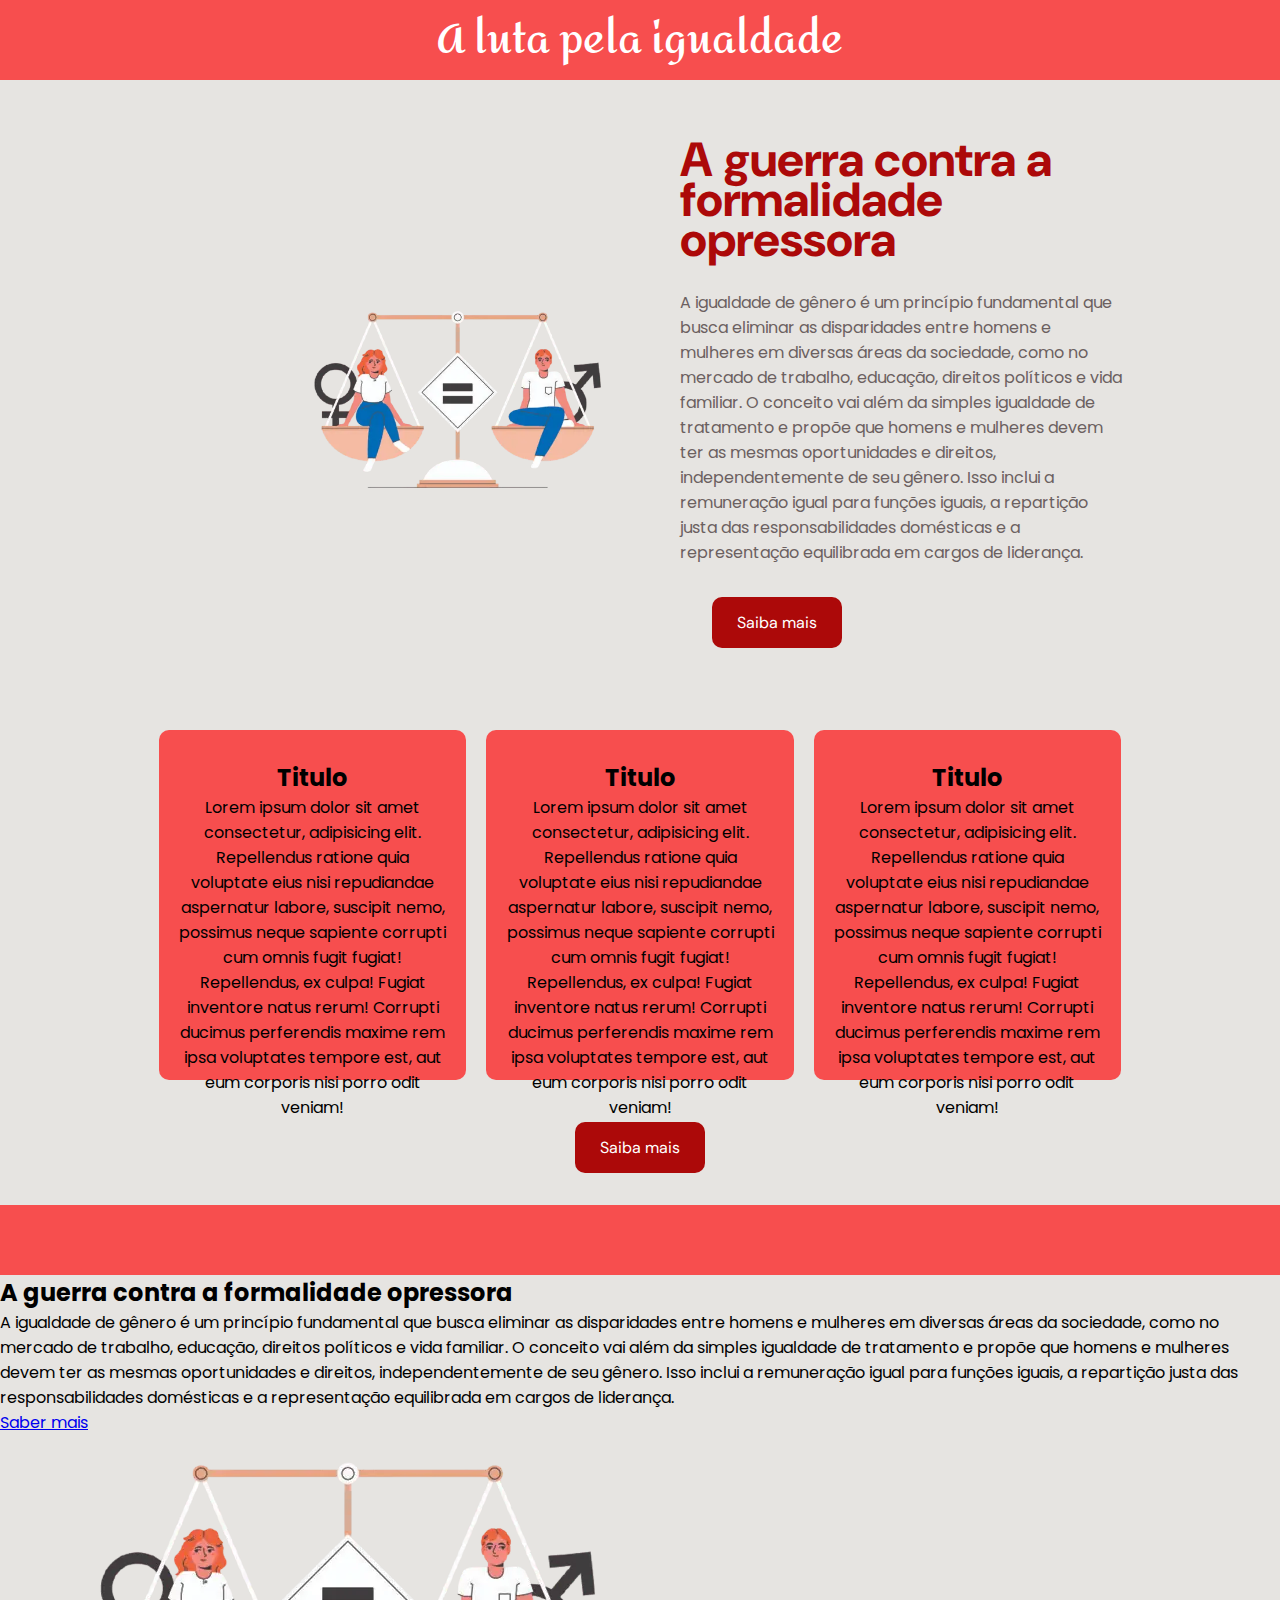
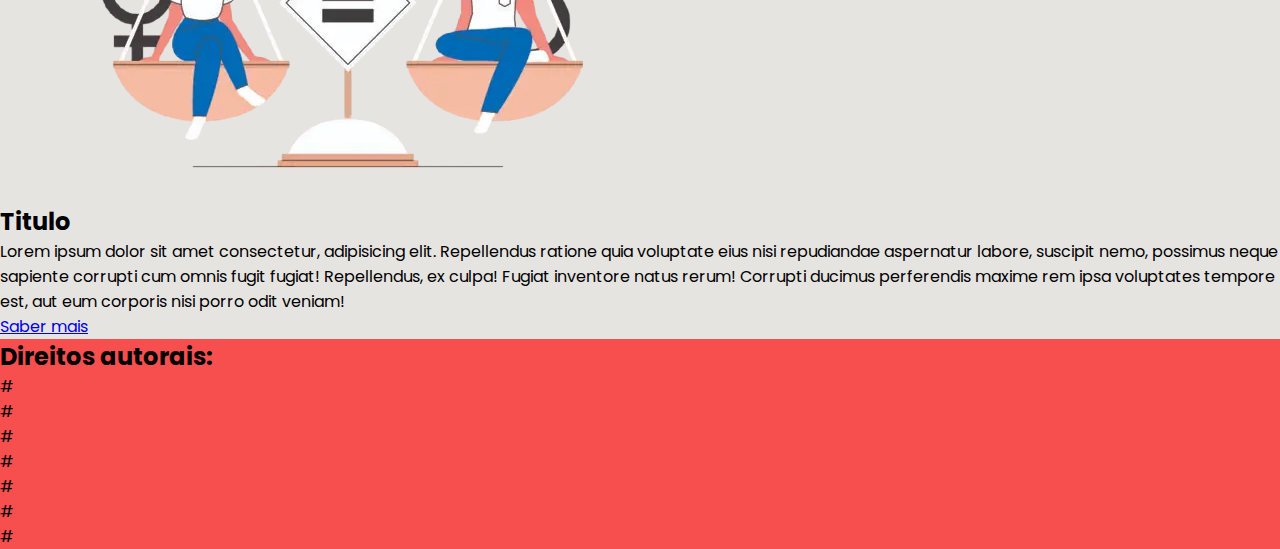
<file: Inicio/index.html>
<!DOCTYPE html>
<html lang="pt-br">
<head>
    <meta charset="UTF-8">
    <meta name="viewport" content="width=device-width, initial-scale=1.0">
    <title>IDG</title>
    <link rel="stylesheet" href="estilo/style.css">
</head>
<body>
    
    <header>
        <h1>A luta pela igualdade</h1>
    </header>
        <section class="hero">
            <div class="box-img">
                <img class="gayz"src="imagens/20210511_igualdade-de-genero-removebg-preview.webp" alt="Igualdade">
            </div>
            <div class="box-txt">
                <h2>A guerra contra a formalidade opressora</h2>
                <p>A igualdade de gênero é um princípio fundamental que busca eliminar as disparidades entre homens e mulheres em diversas áreas da sociedade, como no mercado de trabalho, educação, direitos políticos e vida familiar. O conceito vai além da simples igualdade de tratamento e propõe que homens e mulheres devem ter as mesmas oportunidades e direitos, independentemente de seu gênero. Isso inclui a remuneração igual para funções iguais, a repartição justa das responsabilidades domésticas e a representação equilibrada em cargos de liderança.</p>
                <a class="btn" href="https://www.onumulheres.org.br/planeta5050-2030/paridade/" target="_blank">Saiba mais</a>
            </div>
        </section>    
            <section class="especialidades">
                <div class="box-item">
                    <h2>Titulo</h2>
                    <p>Lorem ipsum dolor sit amet consectetur, adipisicing elit. Repellendus ratione quia voluptate eius nisi repudiandae aspernatur labore, suscipit nemo, possimus neque sapiente corrupti cum omnis fugit fugiat! Repellendus, ex culpa! Fugiat inventore natus rerum! Corrupti ducimus perferendis maxime rem ipsa voluptates tempore est, aut eum corporis nisi porro odit veniam!</p>
                </div>
                <div class="box-item">
                    <h2>Titulo</h2>
                    <p>Lorem ipsum dolor sit amet consectetur, adipisicing elit. Repellendus ratione quia voluptate eius nisi repudiandae aspernatur labore, suscipit nemo, possimus neque sapiente corrupti cum omnis fugit fugiat! Repellendus, ex culpa! Fugiat inventore natus rerum! Corrupti ducimus perferendis maxime rem ipsa voluptates tempore est, aut eum corporis nisi porro odit veniam!</p>
                </div>
                <div class="box-item">
                    <h2>Titulo</h2>
                    <p>Lorem ipsum dolor sit amet consectetur, adipisicing elit. Repellendus ratione quia voluptate eius nisi repudiandae aspernatur labore, suscipit nemo, possimus neque sapiente corrupti cum omnis fugit fugiat! Repellendus, ex culpa! Fugiat inventore natus rerum! Corrupti ducimus perferendis maxime rem ipsa voluptates tempore est, aut eum corporis nisi porro odit veniam!</p>
                    
                </div>
                <a class="btn" href="https://www.onumulheres.org.br/planeta5050-2030/paridade/" target="_blank">Saiba mais</a>
            </section>           
    <footer>   
    </footer>

    <section class="devil">
        <div class="box-txti">
            <h2>A guerra contra a formalidade opressora</h2>
            <p>A igualdade de gênero é um princípio fundamental que busca eliminar as disparidades entre homens e mulheres em diversas áreas da sociedade, como no mercado de trabalho, educação, direitos políticos e vida familiar. O conceito vai além da simples igualdade de tratamento e propõe que homens e mulheres devem ter as mesmas oportunidades e direitos, independentemente de seu gênero. Isso inclui a remuneração igual para funções iguais, a repartição justa das responsabilidades domésticas e a representação equilibrada em cargos de liderança.</p>
            <a class="btni" href="https://www.onumulheres.org.br/planeta5050-2030/paridade/" target="_blank">Saber mais</a>
        </div>
        <div class="box-imgi">
            <img class="gayzi" src="imagens/20210511_igualdade-de-genero-removebg-preview.webp" alt="Igualdade">
        </div>
    </section>    
        <section class="especialidadesi">
            <div class="box-itemi">
                <h2>Titulo</h2>
                <p>Lorem ipsum dolor sit amet consectetur, adipisicing elit. Repellendus ratione quia voluptate eius nisi repudiandae aspernatur labore, suscipit nemo, possimus neque sapiente corrupti cum omnis fugit fugiat! Repellendus, ex culpa! Fugiat inventore natus rerum! Corrupti ducimus perferendis maxime rem ipsa voluptates tempore est, aut eum corporis nisi porro odit veniam!</p>               
            </div>
            <a class="btni" href="https://www.onumulheres.org.br/planeta5050-2030/paridade/" target="_blank">Saber mais</a>
        </section>
        <footer class="final">
            <h2 >Direitos autorais:</h2>
            <p>#</p>
            <p>#</p>
            <p>#</p>
            <p>#</p>
            <p>#</p>
            <p>#</p>
            <p>#</p>
        </footer>
</body>
</html>
</file>
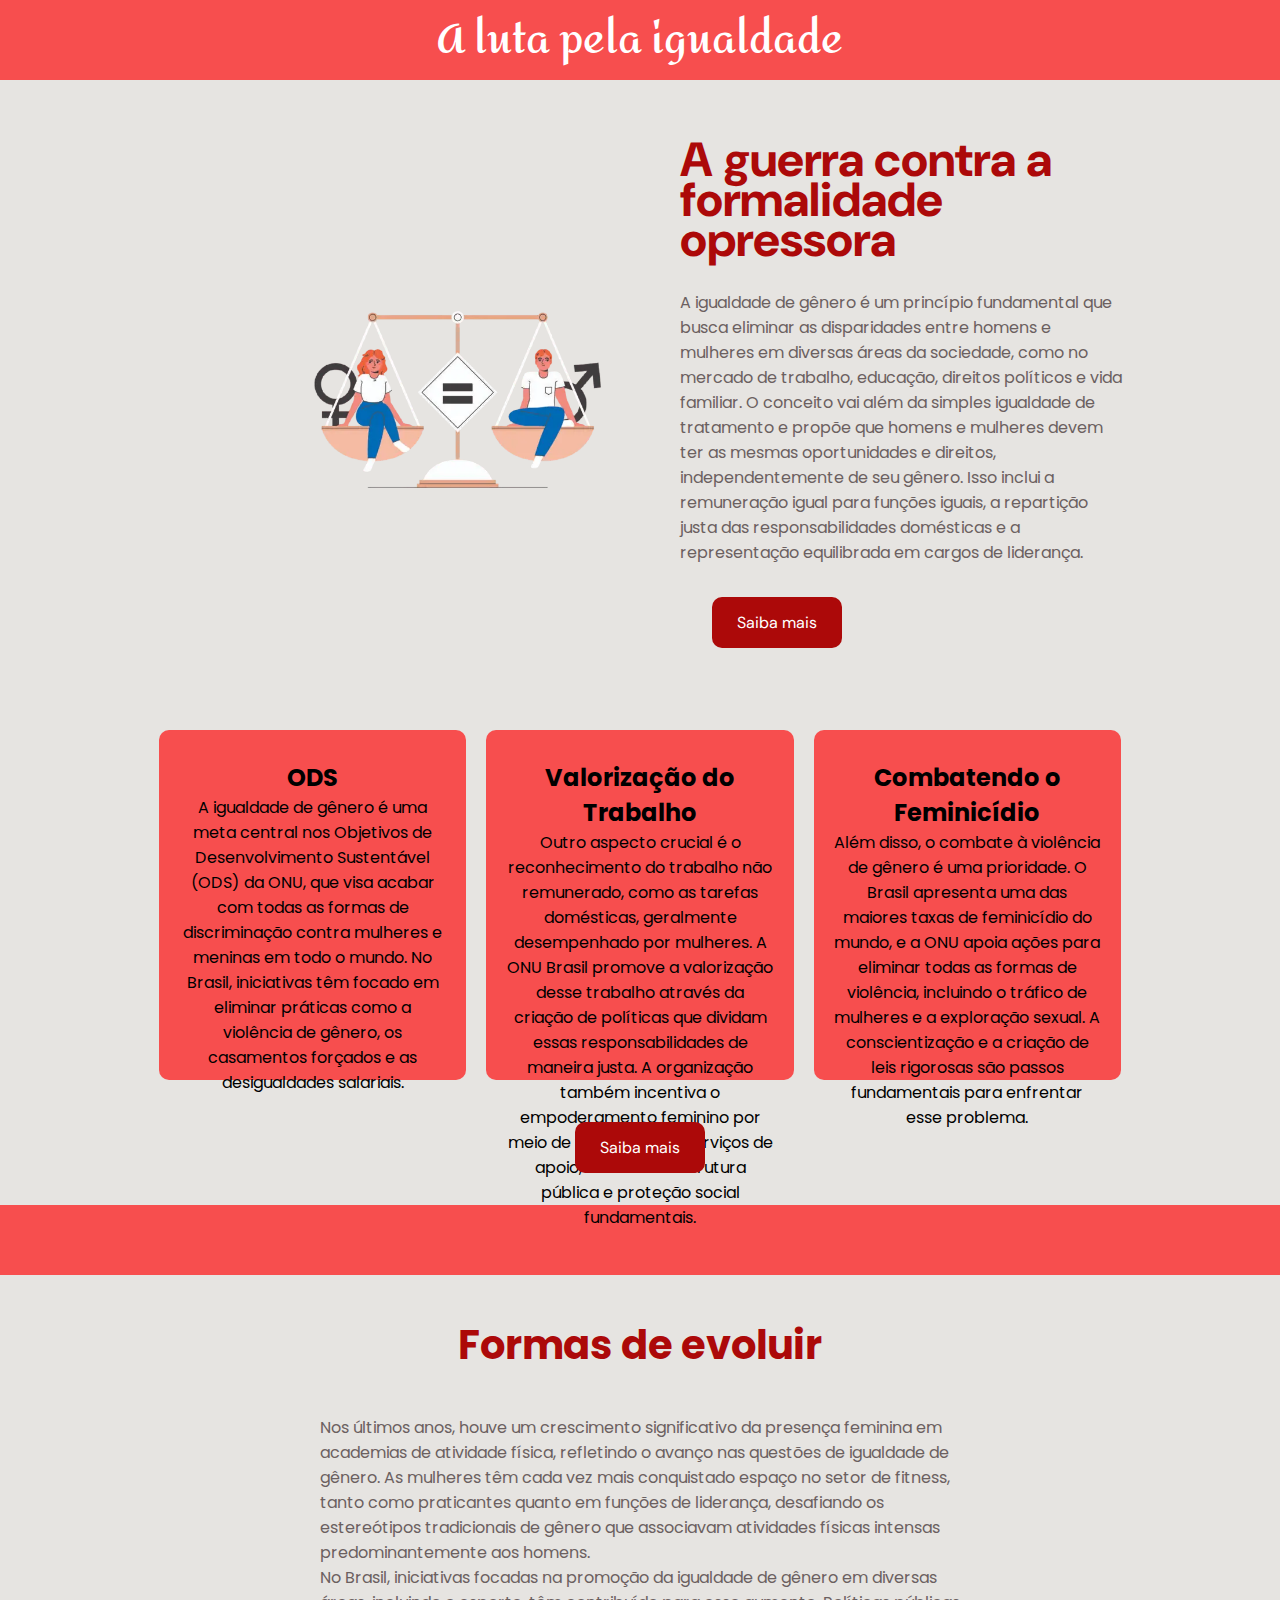
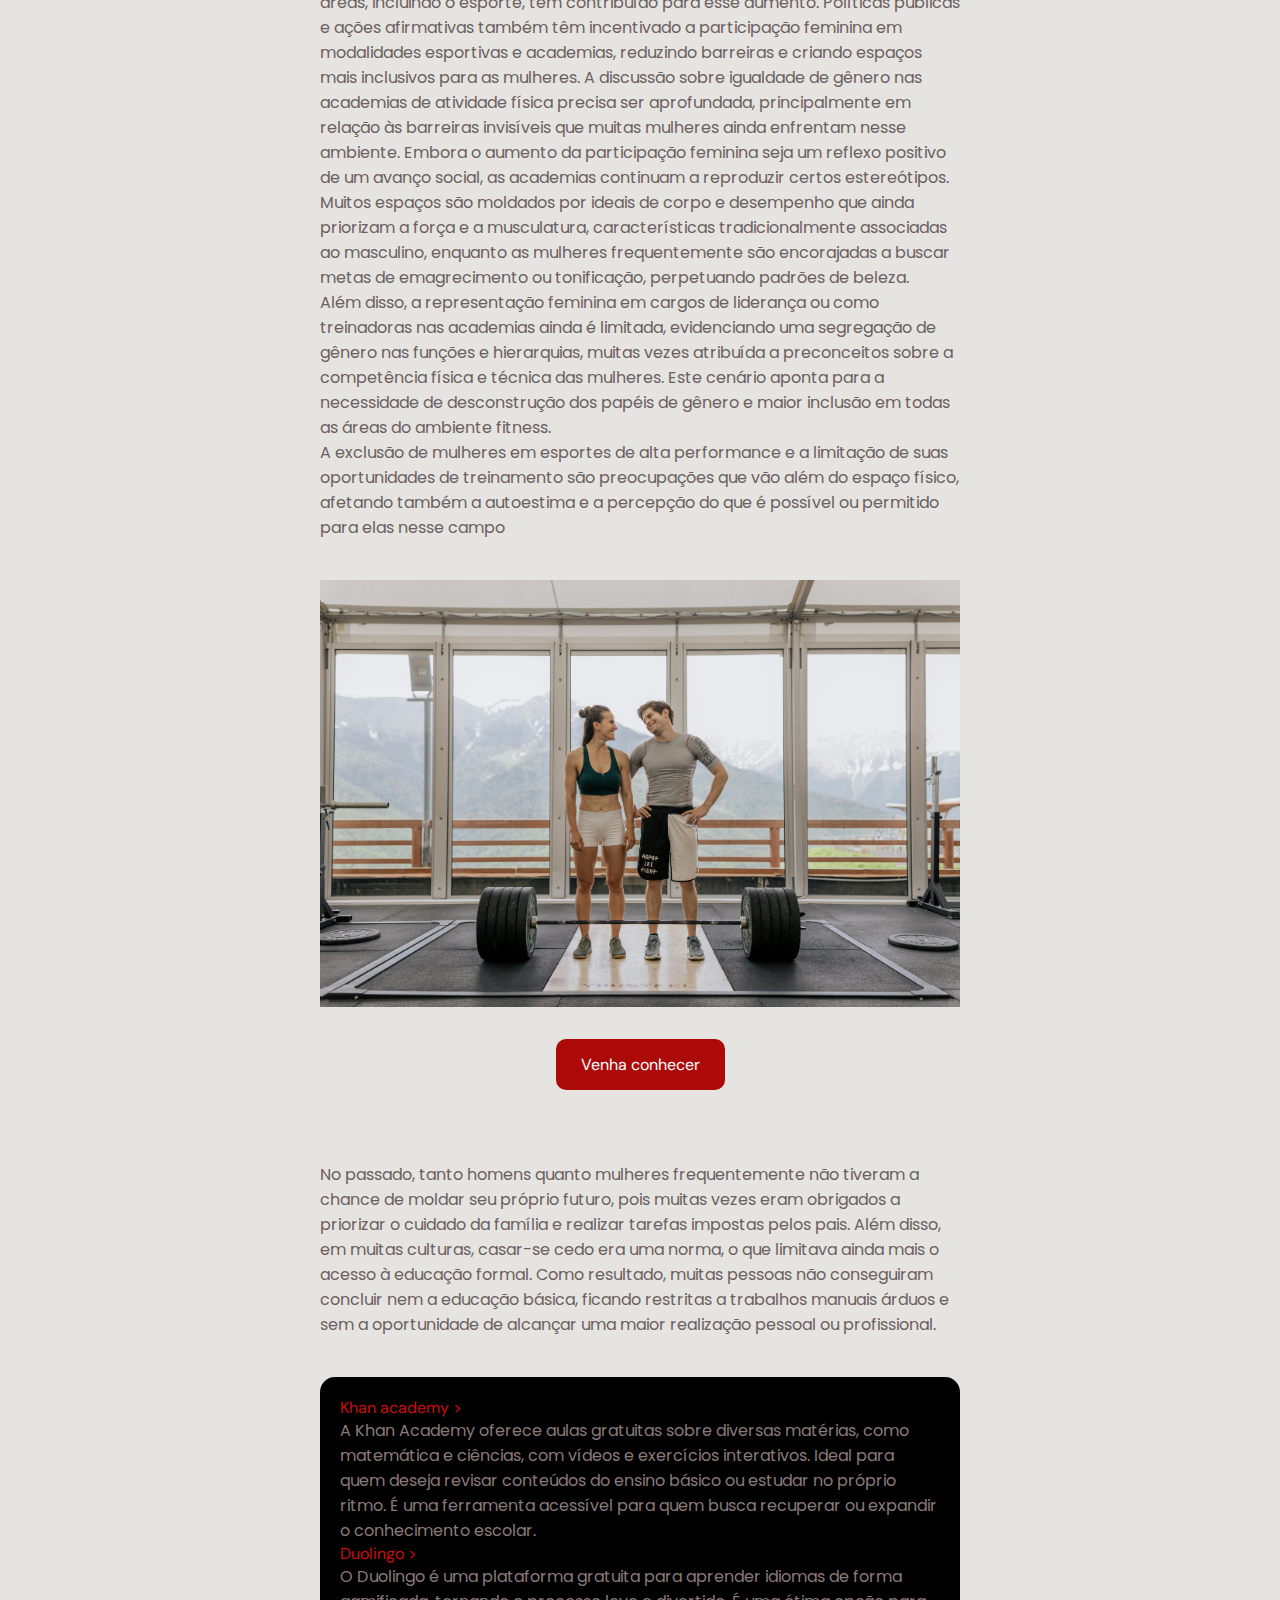
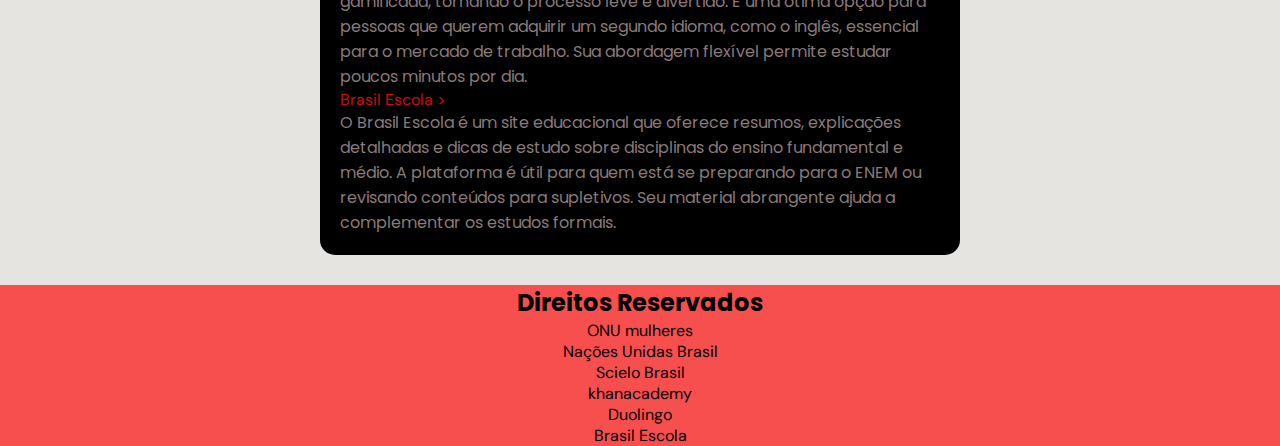
<file: reserved/index.html>
<!DOCTYPE html>
<html lang="pt-br">
<head>
    <meta charset="UTF-8">
    <meta name="viewport" content="width=device-width, initial-scale=1.0">
    <title>IDG</title>
    <link rel="stylesheet" href="estilo/style.css">
    <link rel="shortcut icon" href="imagens/favicon.ico" type="image/x-icon">
</head>
<body>
    
    <header>
        <h1>A luta pela igualdade</h1>
    </header>
        <section class="hero">
            <div class="box-img">
                <img class="gayz"src="imagens/20210511_igualdade-de-genero-removebg-preview.webp" alt="Igualdade">
            </div>
            <div class="box-txt">
                <h2>A guerra contra a formalidade opressora</h2>
                <p>A igualdade de gênero é um princípio fundamental que busca eliminar as disparidades entre homens e mulheres em diversas áreas da sociedade, como no mercado de trabalho, educação, direitos políticos e vida familiar. O conceito vai além da simples igualdade de tratamento e propõe que homens e mulheres devem ter as mesmas oportunidades e direitos, independentemente de seu gênero. Isso inclui a remuneração igual para funções iguais, a repartição justa das responsabilidades domésticas e a representação equilibrada em cargos de liderança.</p>
                <a class="btn" href="https://www.onumulheres.org.br/planeta5050-2030/paridade/" target="_blank">Saiba mais</a>
            </div>
        </section>    
            <section class="especialidades">
                <div class="box-item">
                    <h2>ODS</h2>
                    <p>A igualdade de gênero é uma meta central nos Objetivos de Desenvolvimento Sustentável (ODS) da ONU, que visa acabar com todas as formas de discriminação contra mulheres e meninas em todo o mundo. No Brasil, iniciativas têm focado em eliminar práticas como a violência de gênero, os casamentos forçados e as desigualdades salariais.</p>
                </div>
                <div class="box-item">
                    <h2>Valorização do Trabalho</h2>
                    <p>Outro aspecto crucial é o reconhecimento do trabalho não remunerado, como as tarefas domésticas, geralmente desempenhado por mulheres. A ONU Brasil promove a valorização desse trabalho através da criação de políticas que dividam essas responsabilidades de maneira justa. A organização também incentiva o empoderamento feminino por meio de tecnologias e serviços de apoio, como infraestrutura pública e proteção social fundamentais.</p>
                </div>
                <div class="box-item">
                    <h2>Combatendo o Feminicídio</h2>
                    <p>
                        Além disso, o combate à violência de gênero é uma prioridade. O Brasil apresenta uma das maiores taxas de feminicídio do mundo, e a ONU apoia ações para eliminar todas as formas de violência, incluindo o tráfico de mulheres e a exploração sexual. A conscientização e a criação de leis rigorosas são passos fundamentais para enfrentar esse problema.</p>
                    
                </div>
                <a class="btn" href="https://brasil.un.org/pt-br/sdgs/5" target="_blank">Saiba mais</a>
            </section>
    <footer>   
    </footer>






    <section class="txt"></section>
                <div class="txta">
                    <h2>Formas de evoluir</h2>
                    <p> Nos últimos anos, houve um crescimento significativo da presença feminina em academias de atividade física, refletindo o avanço nas questões de igualdade de gênero. As mulheres têm cada vez mais conquistado espaço no setor de fitness, tanto como praticantes quanto em funções de liderança, desafiando os estereótipos tradicionais de gênero que associavam atividades físicas intensas predominantemente aos homens.<br>

                    No Brasil, iniciativas focadas na promoção da igualdade de gênero em diversas áreas, incluindo o esporte, têm contribuído para esse aumento. Políticas públicas e ações afirmativas também têm incentivado a participação feminina em modalidades esportivas e academias, reduzindo barreiras e criando espaços mais inclusivos para as mulheres.
                    
                    A discussão sobre igualdade de gênero nas academias de atividade física precisa ser aprofundada, principalmente em relação às barreiras invisíveis que muitas mulheres ainda enfrentam nesse ambiente. Embora o aumento da participação feminina seja um reflexo positivo de um avanço social, as academias continuam a reproduzir certos estereótipos. <br> Muitos espaços são moldados por ideais de corpo e desempenho que ainda priorizam a força e a musculatura, características tradicionalmente associadas ao masculino, enquanto as mulheres frequentemente são encorajadas a buscar metas de emagrecimento ou tonificação, perpetuando padrões de beleza.<br>

                    Além disso, a representação feminina em cargos de liderança ou como treinadoras nas academias ainda é limitada, evidenciando uma segregação de gênero nas funções e hierarquias, muitas vezes atribuída a preconceitos sobre a competência física e técnica das mulheres. Este cenário aponta para a necessidade de desconstrução dos papéis de gênero e maior inclusão em todas as áreas do ambiente fitness.<br>

                    A exclusão de mulheres em esportes de alta performance e a limitação de suas oportunidades de treinamento são preocupações que vão além do espaço físico, afetando também a autoestima e a percepção do que é possível ou permitido para elas nesse campo
                    </p>
                </div>
            </section>     
            <Section class="img">
                <div class="imgi">
                    <img src="imagens/pexels-anastasia-shuraeva-4944952.jpg" alt="Pesos">
                    <a class="bti" href="https://www.scielo.br/j/tes/a/mTFDFSPy4wstkZXshZ5WpLh/" target="_blank">Venha conhecer</a>
                    <p>No passado, tanto homens quanto mulheres frequentemente não tiveram a chance de moldar seu próprio futuro, pois muitas vezes eram obrigados a priorizar o cuidado da família e realizar tarefas impostas pelos pais. Além disso, em muitas culturas, casar-se cedo era uma norma, o que limitava ainda mais o acesso à educação formal. Como resultado, muitas pessoas não conseguiram concluir nem a educação básica, ficando restritas a trabalhos manuais árduos e sem a oportunidade de alcançar uma maior realização pessoal ou profissional.</p>
                    </div>
            </Section>

            <div class="azul"> 
                <div class="rosa">
                    <a href="https://pt.khanacademy.org/" target="_blank">Khan academy ></a>
                    <p>A Khan Academy oferece aulas gratuitas sobre diversas matérias, como matemática e ciências, com vídeos e exercícios interativos. Ideal para quem deseja revisar conteúdos do ensino básico ou estudar no próprio ritmo. É uma ferramenta acessível para quem busca recuperar ou expandir o conhecimento escolar.
                    </p>
                    <a href="https://www.duolingo.com/" target="_blank">Duolingo > </a>
                    <p>O Duolingo é uma plataforma gratuita para aprender idiomas de forma gamificada, tornando o processo leve e divertido. É uma ótima opção para pessoas que querem adquirir um segundo idioma, como o inglês, essencial para o mercado de trabalho. Sua abordagem flexível permite estudar poucos minutos por dia.    
                    </p>
                    <a href="https://www.duolingo.com/" target="_blank">Brasil Escola > </a>
                    <p>O Brasil Escola é um site educacional que oferece resumos, explicações detalhadas e dicas de estudo sobre disciplinas do ensino fundamental e médio. A plataforma é útil para quem está se preparando para o ENEM ou revisando conteúdos para supletivos. Seu material abrangente ajuda a complementar os estudos formais.</p>
                </div>
            </div>
</section>
        <footer class="final">
            <div class="fini">
                <h2 >Direitos Reservados</h2>
            </div>
                    <div class="aru">
                        <a href="https://www.onumulheres.org.br/planeta5050-2030/paridade/" target="_blank">ONU mulheres</a>
                        <a href="https://brasil.un.org/pt-br/sdgs/5" target="_blank">Nações Unidas Brasil</a>
                        <a href="https://www.scielo.br/j/tes/a/mTFDFSPy4wstkZXshZ5WpLh/" target="_blank">Scielo Brasil</a>
                        <a href="https://pt.khanacademy.org/" target="_blank">khanacademy</a>
                        <a href="https://www.duolingo.com/" target="_blank">Duolingo</a>
                        <a href="https://www.duolingo.com/" target="_blank">Brasil Escola</a>
                    </div>
            
        </footer>
</body>
</html>
</file>
<file: Inicio/estilo/style.css>
@charset "UTF-8";

@import url('https://fonts.googleapis.com/css2?family=Amita:wght@400;700&display=swap');

@import url('https://fonts.googleapis.com/css2?family=Poppins:ital,wght@0,100;0,200;0,300;0,400;0,500;0,600;0,700;0,800;0,900;1,100;1,200;1,300;1,400;1,500;1,600;1,700;1,800;1,900&display=swap');

@import url('https://fonts.googleapis.com/css2?family=DM+Sans:ital,opsz,wght@0,9..40,100..1000;1,9..40,100..1000&display=swap');


* {
    margin: 0px;
    padding: 0px;
    box-sizing: border-box;
}

body {
    padding: 0px;
    margin: 0px;
    background: #e6e4e1;
    font-family: "Poppins", sans-serif;
}

header {
    background-color: rgb(247, 78, 78) ;
    height: 80px;
    display: flex;
    justify-content: center;
    align-items: center;
    font-family: Amita, cursive
}


header, h1 {
    text-align: center;
    color: white;
    font-size: 1.6em;

}


html, body {
    min-height: 100vh;
}


.hero  {
    display:flex;
    justify-content: center;
    align-items: center;
    width: 100%;
    margin: 40px;
    /* border: 1px solid red; */
}

.box-img {
    display: flex;
    justify-content: center;
    width: 35%;

    /* border: 1px solid rgb(21, 122, 38); */
}
.gayz {
    width: 400px;
}

.box-txt {
    display: flex;
    flex-flow: row wrap;
    width: 35%;
    /* border: 1px solid rgb(230, 127, 9); */
}

.box-txt h2 {
    font-family: "DM Sans", sans-serif;
    font-size: 3em;
    color: rgb(172, 9, 9);
    font-weight: 800;
    margin-top: 20px;
    margin-bottom: 30px;
    line-height: 40px;
}
.box-txt p {
    color: rgb(107, 96, 96);
}

.btn {
    background-color: rgb(172, 9, 9);
    color: white;
    text-decoration: none;
    padding: 15px 25px;
    font-family: "DM Sans", sans-serif;
    border-radius: 10px;
    transition: 0.5s all;
    margin: 2em;
}


.btn:hover {
    background-color: rgb(226, 216, 216);
    color: rgb(179, 9, 9);
    border: 1px solid rgb(172, 9, 9);
}

.especialidades  {
    display:flex;
    justify-content: center;
    align-items: center;
    flex-flow: row wrap;
    margin-left: 10%;
    width: 80%;
}
.box-item {
    width: 30%;
    height: 350px;
    background-color: rgb(247, 78, 78);
    padding: 30px 20px;
    margin: 10px;
    text-align: center;
    border-radius: 10px;
}

.box-item h2 {
    color: #000000;
}
.box-item p {
    color: rgb(0, 0, 0);
}
footer {
    background-color: rgb(247, 78, 78);
    width: 100%;
    height: 70px;
}

.txta {
    display: flex;
    justify-content: center;
    align-items: center;
    flex-direction: column;
    
}

.txta h2 {
    display: flex;
    justify-content: center;
    align-items: center;
    font-size: 40px;
    color: rgb(172, 9, 9);
    padding-top: 40px;

}

.txta p {
    display: flex;
    flex-wrap: wrap;
    text-align: left;
    color: rgb(107, 96, 96);
    width: 50%;
    padding-top: 40px;
    padding-bottom: 40px;

}

.imgi {
    display: flex;
    justify-content: center;
    align-items: center;
    flex-direction: column;
}
.imgi img {
    display: flex;
    justify-content: center;
    width: 50%;
}

.bti {
    background-color: rgb(172, 9, 9);
    color: white;
    text-decoration: none;
    padding: 15px 25px;
    font-family: "DM Sans", sans-serif;
    border-radius: 10px;
    transition: 0.5s all;
    margin: 2em;
}

.bti:hover {
    background-color: rgb(226, 216, 216);
    color: rgb(179, 9, 9);
    border: 1px solid rgb(172, 9, 9);
}

.imgi p {
    display: flex;
    flex-wrap: wrap;
    text-align: left;
    color: rgb(107, 96, 96);
    width: 50%;
    padding-top: 40px;
    padding-bottom: 40px;
}

.azul   {
    display: flex;
    align-items: center;
    flex-direction: column;
    flex-wrap: column;
}
.rosa {
    display: flex;
    justify-content: flex-start; /* Alinha o conteúdo à esquerda */
    flex-direction: column; /* Mantém a estrutura em coluna */
    background-color: #000000;
    height: 50%;
    width: 50%; /* Ajuste a largura conforme necessário */
    padding: 20px; /* Adiciona um pouco de espaçamento interno */
    border-radius: 15px;
}

.rosa a {
    text-decoration: none;
    color: rgb(204, 13, 13);
    font-family: "DM Sans", sans-serif;
}
.rosa p  {
    color: rgb(138, 122, 122);
}

.final {
    height: auto;
}

.fini {
    display: flex;
    flex-direction: column;
    align-items: center; /* Centraliza o h2 */
}
.aru {
    display: flex;
    flex-direction: column; /* Coloca os <p> em uma coluna */
    align-items: center; /* Alinha os <p> à esquerda */
}

.aru a {
    text-decoration: none;
    color: rgb(0, 0, 0);
    font-family: "DM Sans", sans-serif;
    padding-inline: 10px;
}

@media screen and (max-width: 1200px){
    .hero {
        flex-direction: column-reverse;
        width: 80%;
    }

    header {
        font-size: 20px;
    }

    .box-txt {
        flex-flow: column wrap;
        width: 100vw;
        justify-content: center;
        align-items: center;
        text-align: center;
        padding: 40px 30px;
    }

    .box-txt h2 {
        font-size: 60px;
        line-height: 1.1em;
    }
    .box-txt p {
        text-align: center ;
        font-size: 0.9em;
    }

    .box-item {
        width: 90%;
    }

    .box-item h2 {
        margin-bottom: 15px;
        font-size: 1.1em;
        color: rgb(0, 0, 0);
    }
    .box-item p {
        font-size: 0.8em;
    }

    .txt {
        flex-direction: column;
        width: 80%;
    }

    .txt h2 {
        font-size: 20px;
    }
    
    .txta h2{
        text-align: center;
    }

    .txta p {
        flex-flow: column wrap;
        width: 100vw;
        justify-content: center;
        align-items: center;
        text-align: left;
        padding: 40px 30px;
        font-size: 0.9em;
    }

    .imgi p {
        flex-flow: column wrap;
        width: 100vw;
        justify-content: center;
        align-items: center;
        text-align: left;
        padding: 40px 30px;
        font-size: 0.9em;
    }

    .rosa {
        width: 90%;
        margin-bottom: 30px;
    }
}
</file>
<file: reserved/estilo/style.css>
@charset "UTF-8";

@import url('https://fonts.googleapis.com/css2?family=Amita:wght@400;700&display=swap');

@import url('https://fonts.googleapis.com/css2?family=Poppins:ital,wght@0,100;0,200;0,300;0,400;0,500;0,600;0,700;0,800;0,900;1,100;1,200;1,300;1,400;1,500;1,600;1,700;1,800;1,900&display=swap');

@import url('https://fonts.googleapis.com/css2?family=DM+Sans:ital,opsz,wght@0,9..40,100..1000;1,9..40,100..1000&display=swap');


* {
    margin: 0px;
    padding: 0px;
    box-sizing: border-box;
}

body {
    padding: 0px;
    margin: 0px;
    background: #e6e4e1;
    font-family: "Poppins", sans-serif;
}

header {
    background-color: rgb(247, 78, 78) ;
    height: 80px;
    display: flex;
    justify-content: center;
    align-items: center;
    font-family: Amita, cursive
}


header, h1 {
    text-align: center;
    color: white;
    font-size: 1.6em;

}


html, body {
    min-height: 100vh;
}


.hero  {
    display:flex;
    justify-content: center;
    align-items: center;
    width: 100%;
    margin: 40px;
    /* border: 1px solid red; */
}

.box-img {
    display: flex;
    justify-content: center;
    width: 35%;

    /* border: 1px solid rgb(21, 122, 38); */
}
.gayz {
    width: 400px;
}

.box-txt {
    display: flex;
    flex-flow: row wrap;
    width: 35%;
    /* border: 1px solid rgb(230, 127, 9); */
}

.box-txt h2 {
    font-family: "DM Sans", sans-serif;
    font-size: 3em;
    color: rgb(172, 9, 9);
    font-weight: 800;
    margin-top: 20px;
    margin-bottom: 30px;
    line-height: 40px;
}
.box-txt p {
    color: rgb(107, 96, 96);
}

.btn {
    background-color: rgb(172, 9, 9);
    color: white;
    text-decoration: none;
    padding: 15px 25px;
    font-family: "DM Sans", sans-serif;
    border-radius: 10px;
    transition: 0.5s all;
    margin: 2em;
}


.btn:hover {
    background-color: rgb(226, 216, 216);
    color: rgb(179, 9, 9);
    border: 1px solid rgb(172, 9, 9);
}

.especialidades  {
    display:flex;
    justify-content: center;
    align-items: center;
    flex-flow: row wrap;
    margin-left: 10%;
    width: 80%;
}
.box-item {
    width: 30%;
    height: 350px;
    background-color: rgb(247, 78, 78);
    padding: 30px 20px;
    margin: 10px;
    text-align: center;
    border-radius: 10px;
}

.box-item h2 {
    color: #000000;
}
.box-item p {
    color: rgb(0, 0, 0);
}
footer {
    background-color: rgb(247, 78, 78);
    width: 100%;
    height: 70px;
}

.txta {
    display: flex;
    justify-content: center;
    align-items: center;
    flex-direction: column;
    
}

.txta h2 {
    display: flex;
    justify-content: center;
    align-items: center;
    font-size: 40px;
    color: rgb(172, 9, 9);
    padding-top: 40px;

}

.txta p {
    display: flex;
    flex-wrap: wrap;
    text-align: left;
    color: rgb(107, 96, 96);
    width: 50%;
    padding-top: 40px;
    padding-bottom: 40px;

}

.imgi {
    display: flex;
    justify-content: center;
    align-items: center;
    flex-direction: column;
}
.imgi img {
    display: flex;
    justify-content: center;
    width: 50%;
}

.bti {
    background-color: rgb(172, 9, 9);
    color: white;
    text-decoration: none;
    padding: 15px 25px;
    font-family: "DM Sans", sans-serif;
    border-radius: 10px;
    transition: 0.5s all;
    margin: 2em;
}

.bti:hover {
    background-color: rgb(226, 216, 216);
    color: rgb(179, 9, 9);
    border: 1px solid rgb(172, 9, 9);
}

.imgi p {
    display: flex;
    flex-wrap: wrap;
    text-align: left;
    color: rgb(107, 96, 96);
    width: 50%;
    padding-top: 40px;
    padding-bottom: 40px;
}

.azul   {
    display: flex;
    align-items: center;
    flex-direction: column;
    flex-wrap: column;
    padding-bottom: 30px;
}
.rosa {
    display: flex;
    justify-content: flex-start; /* Alinha o conteúdo à esquerda */
    flex-direction: column; /* Mantém a estrutura em coluna */
    background-color: #000000;
    height: 50%;
    width: 50%; /* Ajuste a largura conforme necessário */
    padding: 20px; /* Adiciona um pouco de espaçamento interno */
    border-radius: 15px;
}

.rosa a {
    text-decoration: none;
    color: rgb(204, 13, 13);
    font-family: "DM Sans", sans-serif;
}
.rosa p  {
    color: rgb(138, 122, 122);
}

.final {
    height: auto;
}

.fini {
    display: flex;
    flex-direction: column;
    align-items: center; /* Centraliza o h2 */
}
.aru {
    display: flex;
    flex-direction: column; /* Coloca os <p> em uma coluna */
    align-items: center; /* Alinha os <p> à esquerda */
}

.aru a {
    text-decoration: none;
    color: rgb(0, 0, 0);
    font-family: "DM Sans", sans-serif;
    padding-inline: 10px;
}

.aru a:hover {
    color: white;
}

@media screen and (max-width: 1200px){
    .hero {
        flex-direction: column-reverse;
        width: 80%;
    }

    header {
        font-size: 20px;
    }

    .box-txt {
        flex-flow: column wrap;
        width: 100vw;
        justify-content: center;
        align-items: center;
        text-align: center;
        padding: 40px 30px;
    }

    .box-txt h2 {
        font-size: 60px;
        line-height: 1.1em;
    }
    .box-txt p {
        text-align: center ;
        font-size: 0.9em;
    }

    .box-item {
        width: 90%;
    }

    .box-item h2 {
        margin-bottom: 15px;
        font-size: 1.1em;
        color: rgb(0, 0, 0);
    }
    .box-item p {
        font-size: 0.8em;
    }

    .txt {
        flex-direction: column;
        width: 80%;
    }

    .txt h2 {
        font-size: 20px;
    }
    
    .txta h2{
        text-align: center;
    }

    .txta p {
        flex-flow: column wrap;
        width: 100vw;
        justify-content: center;
        align-items: center;
        text-align: left;
        padding: 40px 30px;
        font-size: 0.9em;
    }

    .imgi img {
        width: 85%;
    }

    .imgi p {
        flex-flow: column wrap;
        width: 100vw;
        justify-content: center;
        align-items: center;
        text-align: left;
        padding: 40px 30px;
        font-size: 0.9em;
    }

    .rosa {
        width: 90%;
        margin-bottom: 30px;
    }
}
</file>
